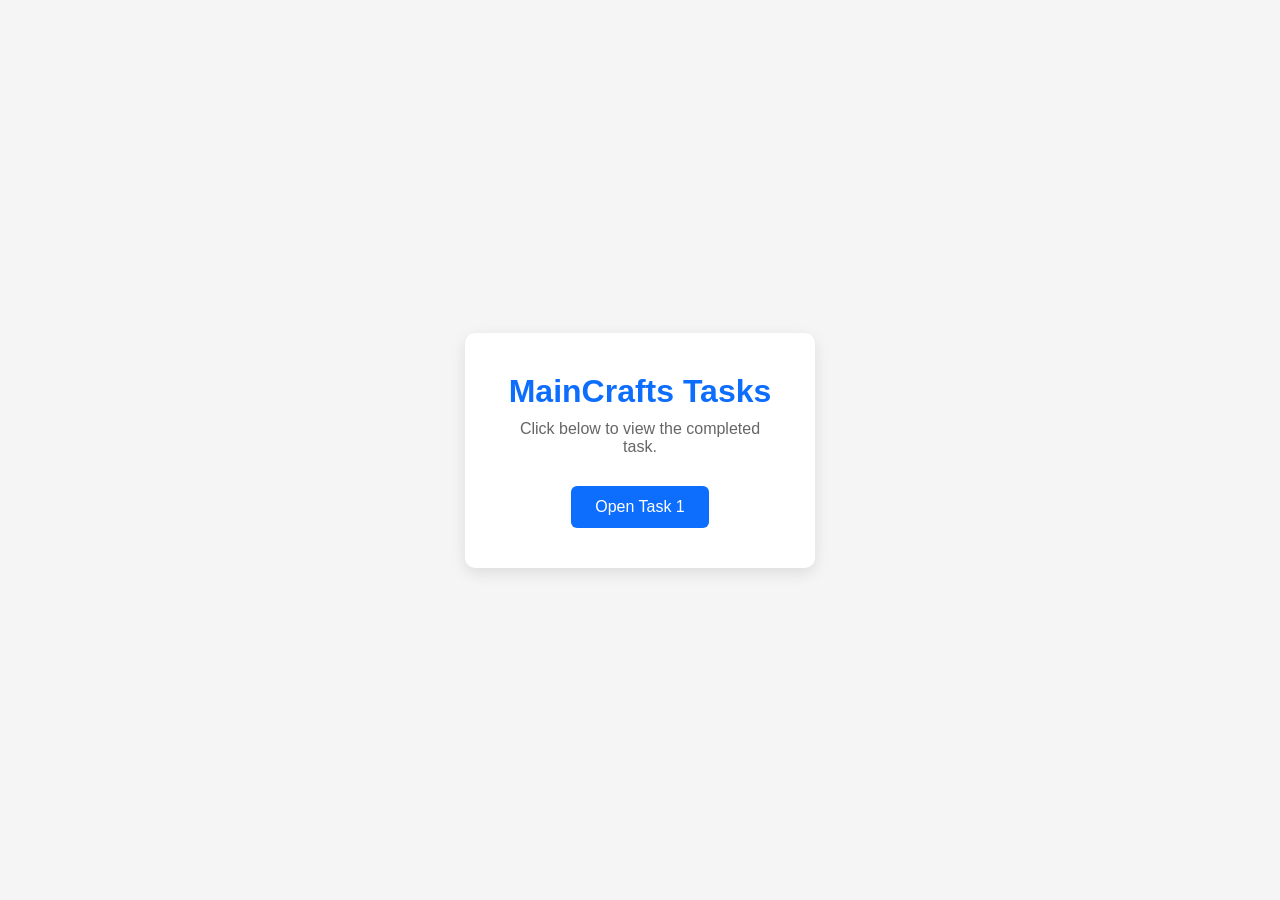
<file: index.html>
<!DOCTYPE html>
<html lang="en">
<head>
    <meta charset="UTF-8">
    <meta name="viewport" content="width=device-width, initial-scale=1.0">
    <title>MainCrafts Tasks</title>

    <style>
        * {
            margin: 0;
            padding: 0;
            box-sizing: border-box;
        }

        body {
            font-family: Arial, sans-serif;
            background: #f5f5f5;
            display: flex;
            justify-content: center;
            align-items: center;
            height: 100vh;
        }

        .container {
            text-align: center;
            background: white;
            padding: 40px;
            border-radius: 10px;
            box-shadow: 0 5px 15px rgba(0,0,0,0.1);
            width: 350px;
        }

        h1 {
            margin-bottom: 10px;
            color: #0d6efd;
        }

        p {
            color: #666;
            margin-bottom: 30px;
        }

        a {
            display: inline-block;
            padding: 12px 24px;
            background: #0d6efd;
            color: white;
            text-decoration: none;
            border-radius: 6px;
            transition: 0.3s;
        }

        a:hover {
            background: #0b5ed7;
        }
    </style>
</head>
<body>

<div class="container">
    <h1>MainCrafts Tasks</h1>
    <p>Click below to view the completed task.</p>

    <a href="https://kunal-k-singh.github.io/Maincrafts-Tasks/Task-1/index.html">Open Task 1</a>
</div>

</body>
</html>
</file>
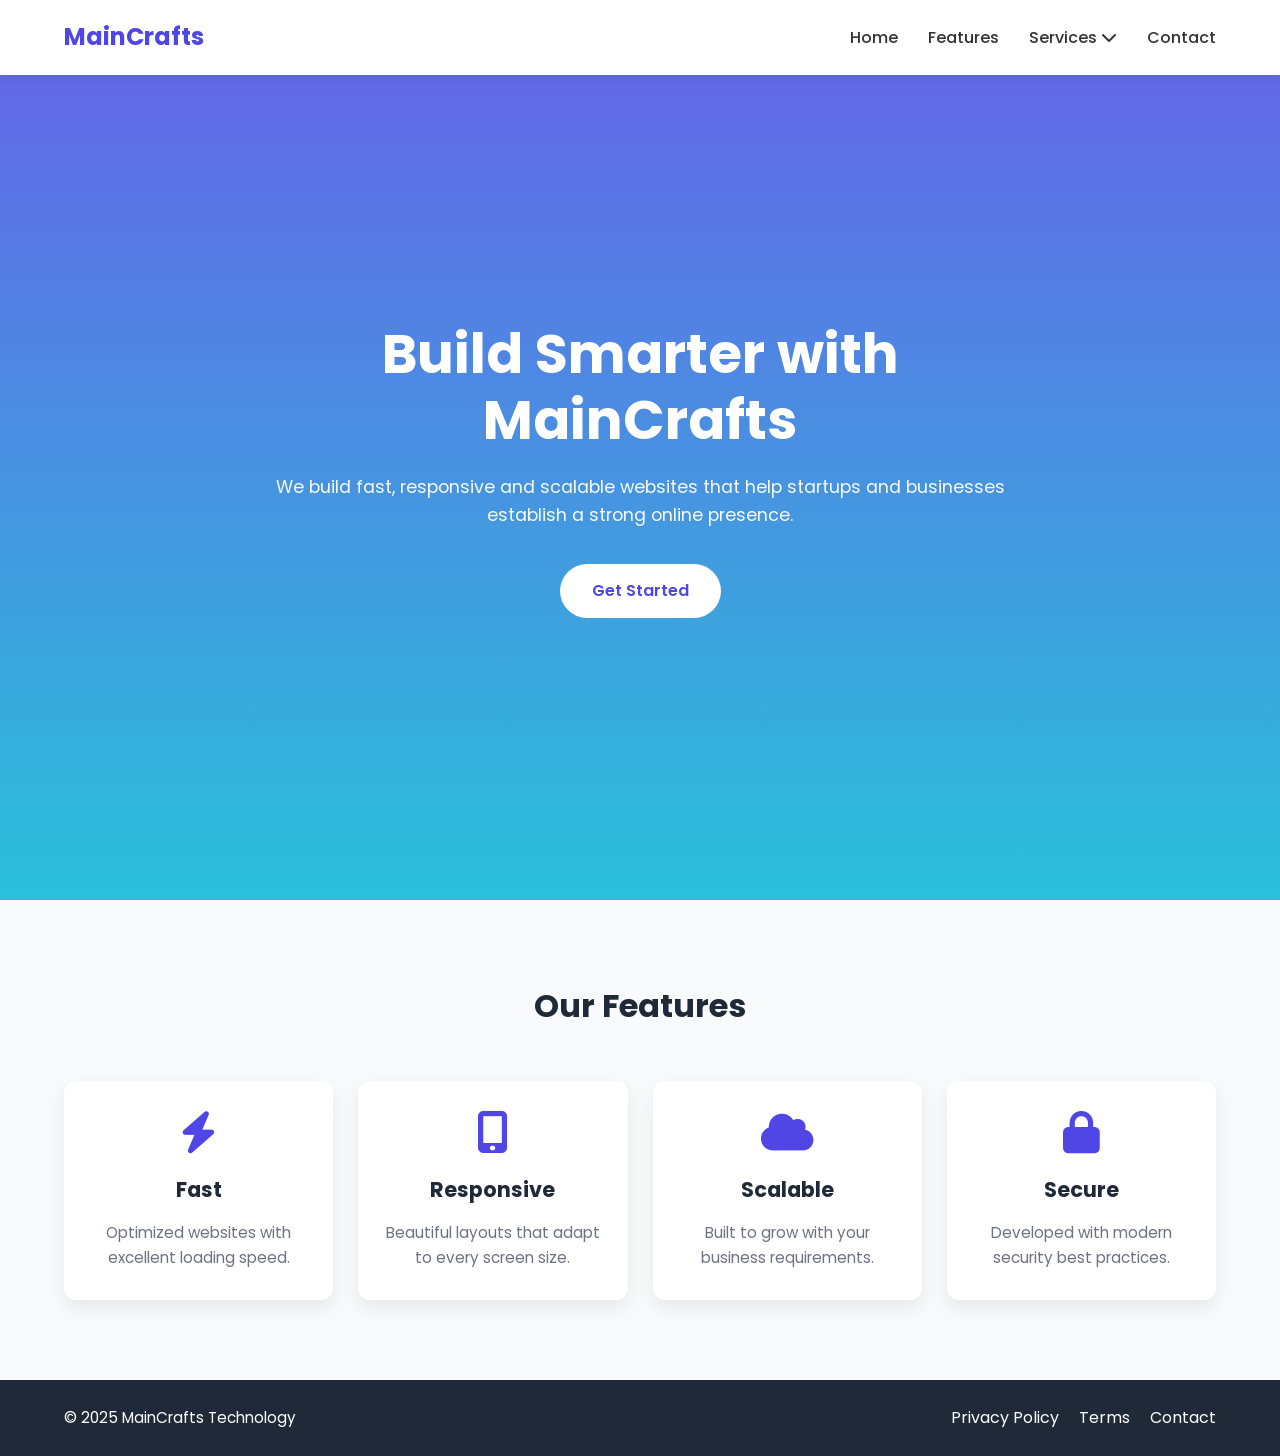
<file: Task 1/index.html>
<!DOCTYPE html>
<html lang="en">

<head>
    <meta charset="UTF-8">
    <meta name="viewport" content="width=device-width, initial-scale=1.0">

    <title>MainCrafts Technology</title>

    <!-- Google Font -->
    <link rel="preconnect" href="https://fonts.googleapis.com">
    <link rel="preconnect" href="https://fonts.gstatic.com" crossorigin>

    <link href="https://fonts.googleapis.com/css2?family=Poppins:wght@300;400;500;600;700&display=swap"
        rel="stylesheet">

    <!-- Font Awesome -->
    <link rel="stylesheet"
        href="https://cdnjs.cloudflare.com/ajax/libs/font-awesome/6.5.1/css/all.min.css">

    <link rel="stylesheet" href="style.css">
</head>

<body>
    <!-- ================= HEADER ================= -->
    <header>
        <div class="container">
            <div class="logo">
                <h2>MainCrafts</h2>
            </div>
            <!-- Mobile Menu Toggle -->
            <input type="checkbox" id="menu-toggle">
            <label for="menu-toggle" class="menu-btn">
                <i class="fas fa-bars"></i>
            </label>
            <nav>

                <ul>

                    <li>
                        <a href="#hero">Home</a>
                    </li>

                    <li>
                        <a href="#features">Features</a>
                    </li>

                    <li class="services">

                        <a href="#">
                            Services
                            <i class="fas fa-chevron-down"></i>
                        </a>

                        <ul class="dropdown">

                            <li>
                                <a href="#features">Web Development</a>
                            </li>

                            <li>
                                <a href="#features">App Development</a>
                            </li>

                            <li>
                                <a href="#features">UI / UX Design</a>
                            </li>

                        </ul>

                    </li>

                    <li>
                        <a href="#footer">Contact</a>
                    </li>

                </ul>

            </nav>

        </div>
    </header>

    <!-- ================= HERO ================= -->

    <section id="hero">

        <div class="container hero-content">

            <h1>Build Smarter with MainCrafts</h1>

            <p>

                We build fast, responsive and scalable websites that help
                startups and businesses establish a strong online presence.

            </p>

            <a href="#features" class="btn">

                Get Started

            </a>

        </div>

    </section>

    <!-- ================= FEATURES ================= -->

    <section id="features">

        <div class="container">

            <h2>Our Features</h2>

            <div class="feature-grid">

                <div class="card">

                    <i class="fas fa-bolt"></i>

                    <h3>Fast</h3>

                    <p>
                        Optimized websites with excellent loading speed.
                    </p>

                </div>

                <div class="card">

                    <i class="fas fa-mobile-alt"></i>

                    <h3>Responsive</h3>

                    <p>
                        Beautiful layouts that adapt to every screen size.
                    </p>

                </div>

                <div class="card">

                    <i class="fas fa-cloud"></i>

                    <h3>Scalable</h3>

                    <p>
                        Built to grow with your business requirements.
                    </p>

                </div>

                <div class="card">

                    <i class="fas fa-lock"></i>

                    <h3>Secure</h3>

                    <p>
                        Developed with modern security best practices.
                    </p>

                </div>

            </div>

        </div>

    </section>

    <!-- ================= FOOTER ================= -->

    <footer id="footer">
        <div class="container footer-content">
            <p>
                &copy; 2025 MainCrafts Technology
            </p>

            <div class="footer-links">

                <a href="#">Privacy Policy</a>

                <a href="#">Terms</a>

                <a href="mailto:hr@maincrafts.com">
                    Contact
                </a>

            </div>

        </div>

    </footer>

</body>

</html>
</file>
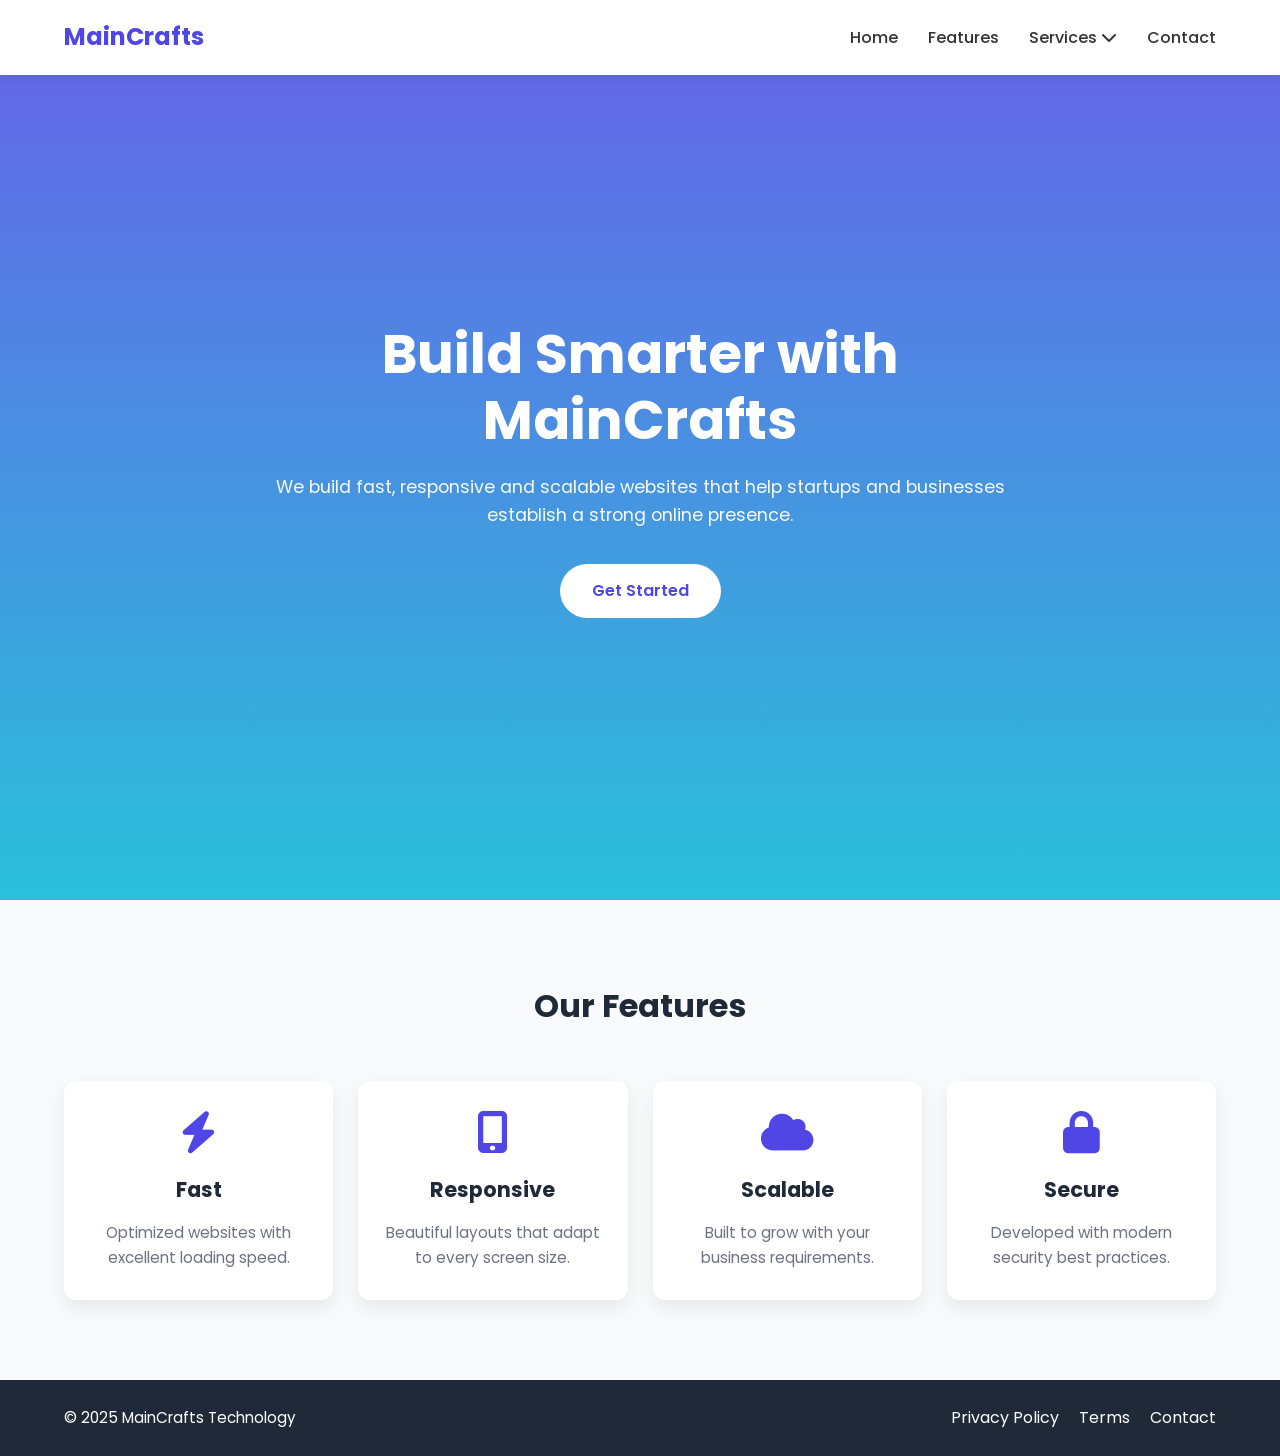
<file: Task-1/index.html>
<!DOCTYPE html>
<html lang="en">

<head>
    <meta charset="UTF-8">
    <meta name="viewport" content="width=device-width, initial-scale=1.0">

    <title>MainCrafts Technology</title>

    <!-- Google Font -->
    <link rel="preconnect" href="https://fonts.googleapis.com">
    <link rel="preconnect" href="https://fonts.gstatic.com" crossorigin>

    <link href="https://fonts.googleapis.com/css2?family=Poppins:wght@300;400;500;600;700&display=swap"
        rel="stylesheet">

    <!-- Font Awesome -->
    <link rel="stylesheet"
        href="https://cdnjs.cloudflare.com/ajax/libs/font-awesome/6.5.1/css/all.min.css">

    <link rel="stylesheet" href="style.css">
</head>

<body>
    <!-- ================= HEADER ================= -->
    <header>
        <div class="container">
            <div class="logo">
                <h2>MainCrafts</h2>
            </div>
            <!-- Mobile Menu Toggle -->
            <input type="checkbox" id="menu-toggle">
            <label for="menu-toggle" class="menu-btn">
                <i class="fas fa-bars"></i>
            </label>
            <nav>

                <ul>

                    <li>
                        <a href="#hero">Home</a>
                    </li>

                    <li>
                        <a href="#features">Features</a>
                    </li>

                    <li class="services">

                        <a href="#">
                            Services
                            <i class="fas fa-chevron-down"></i>
                        </a>

                        <ul class="dropdown">

                            <li>
                                <a href="#features">Web Development</a>
                            </li>

                            <li>
                                <a href="#features">App Development</a>
                            </li>

                            <li>
                                <a href="#features">UI / UX Design</a>
                            </li>

                        </ul>

                    </li>

                    <li>
                        <a href="#footer">Contact</a>
                    </li>

                </ul>

            </nav>

        </div>
    </header>

    <!-- ================= HERO ================= -->

    <section id="hero">

        <div class="container hero-content">

            <h1>Build Smarter with MainCrafts</h1>

            <p>

                We build fast, responsive and scalable websites that help
                startups and businesses establish a strong online presence.

            </p>

            <a href="#features" class="btn">

                Get Started

            </a>

        </div>

    </section>

    <!-- ================= FEATURES ================= -->

    <section id="features">

        <div class="container">

            <h2>Our Features</h2>

            <div class="feature-grid">

                <div class="card">

                    <i class="fas fa-bolt"></i>

                    <h3>Fast</h3>

                    <p>
                        Optimized websites with excellent loading speed.
                    </p>

                </div>

                <div class="card">

                    <i class="fas fa-mobile-alt"></i>

                    <h3>Responsive</h3>

                    <p>
                        Beautiful layouts that adapt to every screen size.
                    </p>

                </div>

                <div class="card">

                    <i class="fas fa-cloud"></i>

                    <h3>Scalable</h3>

                    <p>
                        Built to grow with your business requirements.
                    </p>

                </div>

                <div class="card">

                    <i class="fas fa-lock"></i>

                    <h3>Secure</h3>

                    <p>
                        Developed with modern security best practices.
                    </p>

                </div>

            </div>

        </div>

    </section>

    <!-- ================= FOOTER ================= -->

    <footer id="footer">
        <div class="container footer-content">
            <p>
                &copy; 2025 MainCrafts Technology
            </p>

            <div class="footer-links">

                <a href="#">Privacy Policy</a>

                <a href="#">Terms</a>

                <a href="mailto:hr@maincrafts.com">
                    Contact
                </a>

            </div>

        </div>

    </footer>

</body>

</html>
</file>
<file: Task 1/style.css>
/* ===================================
   RESET & GLOBAL STYLES
=================================== */

* {
    margin: 0;
    padding: 0;
    box-sizing: border-box;
}

html {
    scroll-behavior: smooth;
}

body {
    font-family: 'Poppins', sans-serif;
    background: #f5f7fa;
    color: #333;
    line-height: 1.6;
}

.container {
    width: 90%;
    max-width: 1200px;
    margin: auto;
}

/* ===================================
   HEADER
=================================== */

header {
    position: fixed;
    top: 0;
    left: 0;
    width: 100%;
    background: #ffffff;
    box-shadow: 0 2px 10px rgba(0, 0, 0, .08);
    z-index: 1000;
}

header .container {

    display: flex;
    justify-content: space-between;
    align-items: center;
    height: 75px;

}

.logo h2 {

    color: #4f46e5;
    font-weight: 700;

}

/* ===================================
   NAVIGATION
=================================== */

nav ul {
    display: flex;
    align-items: center;
    list-style: none;
    gap: 30px;
}

nav ul li {
    position: relative;
}

nav ul li a {
    text-decoration: none;
    color: #333;
    font-weight: 500;
    transition: .3s;
}

nav ul li a:hover {
    color: #4f46e5;
}

/* ===================================
   DROPDOWN
=================================== */

.dropdown {
    display: none;
    position: absolute;
    top: 100%;
    left: 0;
    min-width: 220px;
    background: #ffffff;
    border-radius: 8px;
    overflow: hidden;
    box-shadow: 0 10px 25px rgba(0, 0, 0, .12);

}

.services:hover .dropdown {
    display: block;
}

.dropdown li {
    display: block;
}

.dropdown li a {
    display: block;
    padding: 12px 18px;
    white-space: nowrap;
}

.dropdown li a:hover {
    background: #4f46e5;
    color: #fff;
}

/* ===================================
   MOBILE MENU
=================================== */

#menu-toggle {
    display: none;
}

.menu-btn {
    display: none;
    font-size: 24px;
    cursor: pointer;
    color: #4f46e5;
}

/* ===================================
   HERO SECTION
=================================== */

#hero {
    min-height: 100vh;
    display: flex;
    align-items: center;
    justify-content: center;
    text-align: center;
    color: #ffffff;
    background:
        linear-gradient(rgba(79, 70, 229, .85),
            rgba(6, 182, 212, .85)),
        url("https://images.unsplash.com/photo-1516321318423-f06f85e504b3?auto=format&fit=crop&w=1600&q=80") center/cover no-repeat;

    padding: 120px 20px 80px;
}

.hero-content {
    max-width: 800px;
}

.hero-content h1 {
    font-size: 3.4rem;
    font-weight: 700;
    margin-bottom: 20px;
    line-height: 1.2;
}

.hero-content p {
    font-size: 1.1rem;
    margin-bottom: 35px;
    color: #f8fafc;
}

/* ===================================
   BUTTON
=================================== */

.btn {
    display: inline-block;
    padding: 14px 32px;
    background: #ffffff;
    color: #4f46e5;
    text-decoration: none;
    font-weight: 600;
    border-radius: 30px;
    transition: .3s;
}

.btn:hover {
    background: #eef2ff;
    transform: translateY(-3px);
    box-shadow: 0 10px 20px rgba(0, 0, 0, .15);
}

/* ===================================
   SECTION DEFAULT
=================================== */

section {
    padding: 80px 0;
}

section h2 {
    text-align: center;
    font-size: 2rem;
    margin-bottom: 50px;
    color: #1f2937;
}

/* ===================================
   FEATURES
=================================== */

#features {
    background: #f8fafc;
}

.feature-grid {
    display: grid;
    grid-template-columns: repeat(4, 1fr);
    gap: 25px;
}

.card {
    background: #ffffff;
    padding: 30px 25px;
    border-radius: 12px;
    text-align: center;
    box-shadow: 0 8px 20px rgba(0, 0, 0, .08);
    transition: all .3s ease;
}

.card:hover {
    transform: translateY(-8px);
    box-shadow: 0 15px 30px rgba(0, 0, 0, .12);
}

.card i {
    font-size: 42px;
    color: #4f46e5;
    margin-bottom: 20px;
}

.card h3 {
    margin-bottom: 15px;
    color: #1f2937;
    font-size: 1.3rem;
}

.card p {
    color: #6b7280;
    font-size: .95rem;
}

/* ===================================
   FOOTER
=================================== */

footer {
    background: #1f2937;
    color: #ffffff;
    padding: 25px 0;
}

.footer-content {
    display: flex;
    justify-content: space-between;
    align-items: center;
    gap: 20px;
}

.footer-content p {
    font-size: .95rem;
}

.footer-links {
    display: flex;
    gap: 20px;
}

.footer-links a {
    color: #ffffff;
    text-decoration: none;
    transition: .3s;
}

.footer-links a:hover {
    color: #60a5fa;
}

/* ===================================
   RESPONSIVE DESIGN
=================================== */

/* ---------- Tablet ---------- */

@media (max-width: 992px) {
    .feature-grid {
        grid-template-columns: repeat(2, 1fr);
    }
    .hero-content h1 {
        font-size: 2.7rem;
    }
}

/* ---------- Mobile ---------- */

@media (max-width: 768px) {
    /* Header */
    header .container {
        height: 70px;
    }
    .menu-btn {
        display: block;
        font-size: 24px;
        cursor: pointer;
    }
    /* Hide Desktop Navigation */
    nav {
        position: absolute;
        top: 70px;
        left: 0;
        width: 100%;
        background: #ffffff;
        display: none;
        box-shadow: 0 8px 20px rgba(0, 0, 0, .08);
    }

    /* Show Menu When Checkbox Is Checked */
    #menu-toggle:checked~nav {
        display: block;
    }
    nav ul {
        flex-direction: column;
        align-items: flex-start;
        gap: 0;
        padding: 15px 0;
    }
    nav ul li {
        width: 100%;
    }
    nav ul li a {
        display: block;
        padding: 15px 25px;
    }
    /* Mobile Dropdown */
    .dropdown {
        position: static;
        display: none;
        min-width: 100%;
        box-shadow: none;
        border-radius: 0;
        background: #f8fafc;
    }

    .services:hover .dropdown {
        display: block;
    }
    .dropdown li a {
        padding-left: 45px;
    }

    /* Hero */

    #hero {
        padding-top: 140px;
        min-height: 80vh;
    }

    .hero-content h1 {
        font-size: 2.2rem;
    }

    .hero-content p {
        font-size: 1rem;
    }

    /* Features */

    .feature-grid {
        grid-template-columns: 1fr;
    }

    /* Footer */

    .footer-content {
        flex-direction: column;
        text-align: center;
    }

    .footer-links {
        flex-direction: column;
        gap: 10px;
    }

}

/* ---------- Small Mobile ---------- */
@media (max-width: 480px) {

    .hero-content h1 {
        font-size: 1.9rem;
    }
    .hero-content p {
        font-size: .95rem;
    }
    .btn {
        width: 100%;
        max-width: 220px;
    }
    section {
        padding: 60px 0;
    }
}
</file>
<file: Task-1/style.css>
/* ===================================
   RESET & GLOBAL STYLES
=================================== */

* {
    margin: 0;
    padding: 0;
    box-sizing: border-box;
}

html {
    scroll-behavior: smooth;
}

body {
    font-family: 'Poppins', sans-serif;
    background: #f5f7fa;
    color: #333;
    line-height: 1.6;
}

.container {
    width: 90%;
    max-width: 1200px;
    margin: auto;
}

/* ===================================
   HEADER
=================================== */

header {
    position: fixed;
    top: 0;
    left: 0;
    width: 100%;
    background: #ffffff;
    box-shadow: 0 2px 10px rgba(0, 0, 0, .08);
    z-index: 1000;
}

header .container {

    display: flex;
    justify-content: space-between;
    align-items: center;
    height: 75px;

}

.logo h2 {

    color: #4f46e5;
    font-weight: 700;

}

/* ===================================
   NAVIGATION
=================================== */

nav ul {
    display: flex;
    align-items: center;
    list-style: none;
    gap: 30px;
}

nav ul li {
    position: relative;
}

nav ul li a {
    text-decoration: none;
    color: #333;
    font-weight: 500;
    transition: .3s;
}

nav ul li a:hover {
    color: #4f46e5;
}

/* ===================================
   DROPDOWN
=================================== */

.dropdown {
    display: none;
    position: absolute;
    top: 100%;
    left: 0;
    min-width: 220px;
    background: #ffffff;
    border-radius: 8px;
    overflow: hidden;
    box-shadow: 0 10px 25px rgba(0, 0, 0, .12);

}

.services:hover .dropdown {
    display: block;
}

.dropdown li {
    display: block;
}

.dropdown li a {
    display: block;
    padding: 12px 18px;
    white-space: nowrap;
}

.dropdown li a:hover {
    background: #4f46e5;
    color: #fff;
}

/* ===================================
   MOBILE MENU
=================================== */

#menu-toggle {
    display: none;
}

.menu-btn {
    display: none;
    font-size: 24px;
    cursor: pointer;
    color: #4f46e5;
}

/* ===================================
   HERO SECTION
=================================== */

#hero {
    min-height: 100vh;
    display: flex;
    align-items: center;
    justify-content: center;
    text-align: center;
    color: #ffffff;
    background:
        linear-gradient(rgba(79, 70, 229, .85),
            rgba(6, 182, 212, .85)),
        url("https://images.unsplash.com/photo-1516321318423-f06f85e504b3?auto=format&fit=crop&w=1600&q=80") center/cover no-repeat;

    padding: 120px 20px 80px;
}

.hero-content {
    max-width: 800px;
}

.hero-content h1 {
    font-size: 3.4rem;
    font-weight: 700;
    margin-bottom: 20px;
    line-height: 1.2;
}

.hero-content p {
    font-size: 1.1rem;
    margin-bottom: 35px;
    color: #f8fafc;
}

/* ===================================
   BUTTON
=================================== */

.btn {
    display: inline-block;
    padding: 14px 32px;
    background: #ffffff;
    color: #4f46e5;
    text-decoration: none;
    font-weight: 600;
    border-radius: 30px;
    transition: .3s;
}

.btn:hover {
    background: #eef2ff;
    transform: translateY(-3px);
    box-shadow: 0 10px 20px rgba(0, 0, 0, .15);
}

/* ===================================
   SECTION DEFAULT
=================================== */

section {
    padding: 80px 0;
}

section h2 {
    text-align: center;
    font-size: 2rem;
    margin-bottom: 50px;
    color: #1f2937;
}

/* ===================================
   FEATURES
=================================== */

#features {
    background: #f8fafc;
}

.feature-grid {
    display: grid;
    grid-template-columns: repeat(4, 1fr);
    gap: 25px;
}

.card {
    background: #ffffff;
    padding: 30px 25px;
    border-radius: 12px;
    text-align: center;
    box-shadow: 0 8px 20px rgba(0, 0, 0, .08);
    transition: all .3s ease;
}

.card:hover {
    transform: translateY(-8px);
    box-shadow: 0 15px 30px rgba(0, 0, 0, .12);
}

.card i {
    font-size: 42px;
    color: #4f46e5;
    margin-bottom: 20px;
}

.card h3 {
    margin-bottom: 15px;
    color: #1f2937;
    font-size: 1.3rem;
}

.card p {
    color: #6b7280;
    font-size: .95rem;
}

/* ===================================
   FOOTER
=================================== */

footer {
    background: #1f2937;
    color: #ffffff;
    padding: 25px 0;
}

.footer-content {
    display: flex;
    justify-content: space-between;
    align-items: center;
    gap: 20px;
}

.footer-content p {
    font-size: .95rem;
}

.footer-links {
    display: flex;
    gap: 20px;
}

.footer-links a {
    color: #ffffff;
    text-decoration: none;
    transition: .3s;
}

.footer-links a:hover {
    color: #60a5fa;
}

/* ===================================
   RESPONSIVE DESIGN
=================================== */

/* ---------- Tablet ---------- */

@media (max-width: 992px) {
    .feature-grid {
        grid-template-columns: repeat(2, 1fr);
    }
    .hero-content h1 {
        font-size: 2.7rem;
    }
}

/* ---------- Mobile ---------- */

@media (max-width: 768px) {
    /* Header */
    header .container {
        height: 70px;
    }
    .menu-btn {
        display: block;
        font-size: 24px;
        cursor: pointer;
    }
    /* Hide Desktop Navigation */
    nav {
        position: absolute;
        top: 70px;
        left: 0;
        width: 100%;
        background: #ffffff;
        display: none;
        box-shadow: 0 8px 20px rgba(0, 0, 0, .08);
    }

    /* Show Menu When Checkbox Is Checked */
    #menu-toggle:checked~nav {
        display: block;
    }
    nav ul {
        flex-direction: column;
        align-items: flex-start;
        gap: 0;
        padding: 15px 0;
    }
    nav ul li {
        width: 100%;
    }
    nav ul li a {
        display: block;
        padding: 15px 25px;
    }
    /* Mobile Dropdown */
    .dropdown {
        position: static;
        display: none;
        min-width: 100%;
        box-shadow: none;
        border-radius: 0;
        background: #f8fafc;
    }

    .services:hover .dropdown {
        display: block;
    }
    .dropdown li a {
        padding-left: 45px;
    }

    /* Hero */

    #hero {
        padding-top: 140px;
        min-height: 80vh;
    }

    .hero-content h1 {
        font-size: 2.2rem;
    }

    .hero-content p {
        font-size: 1rem;
    }

    /* Features */

    .feature-grid {
        grid-template-columns: 1fr;
    }

    /* Footer */

    .footer-content {
        flex-direction: column;
        text-align: center;
    }

    .footer-links {
        flex-direction: column;
        gap: 10px;
    }

}

/* ---------- Small Mobile ---------- */
@media (max-width: 480px) {

    .hero-content h1 {
        font-size: 1.9rem;
    }
    .hero-content p {
        font-size: .95rem;
    }
    .btn {
        width: 100%;
        max-width: 220px;
    }
    section {
        padding: 60px 0;
    }
}
</file>
